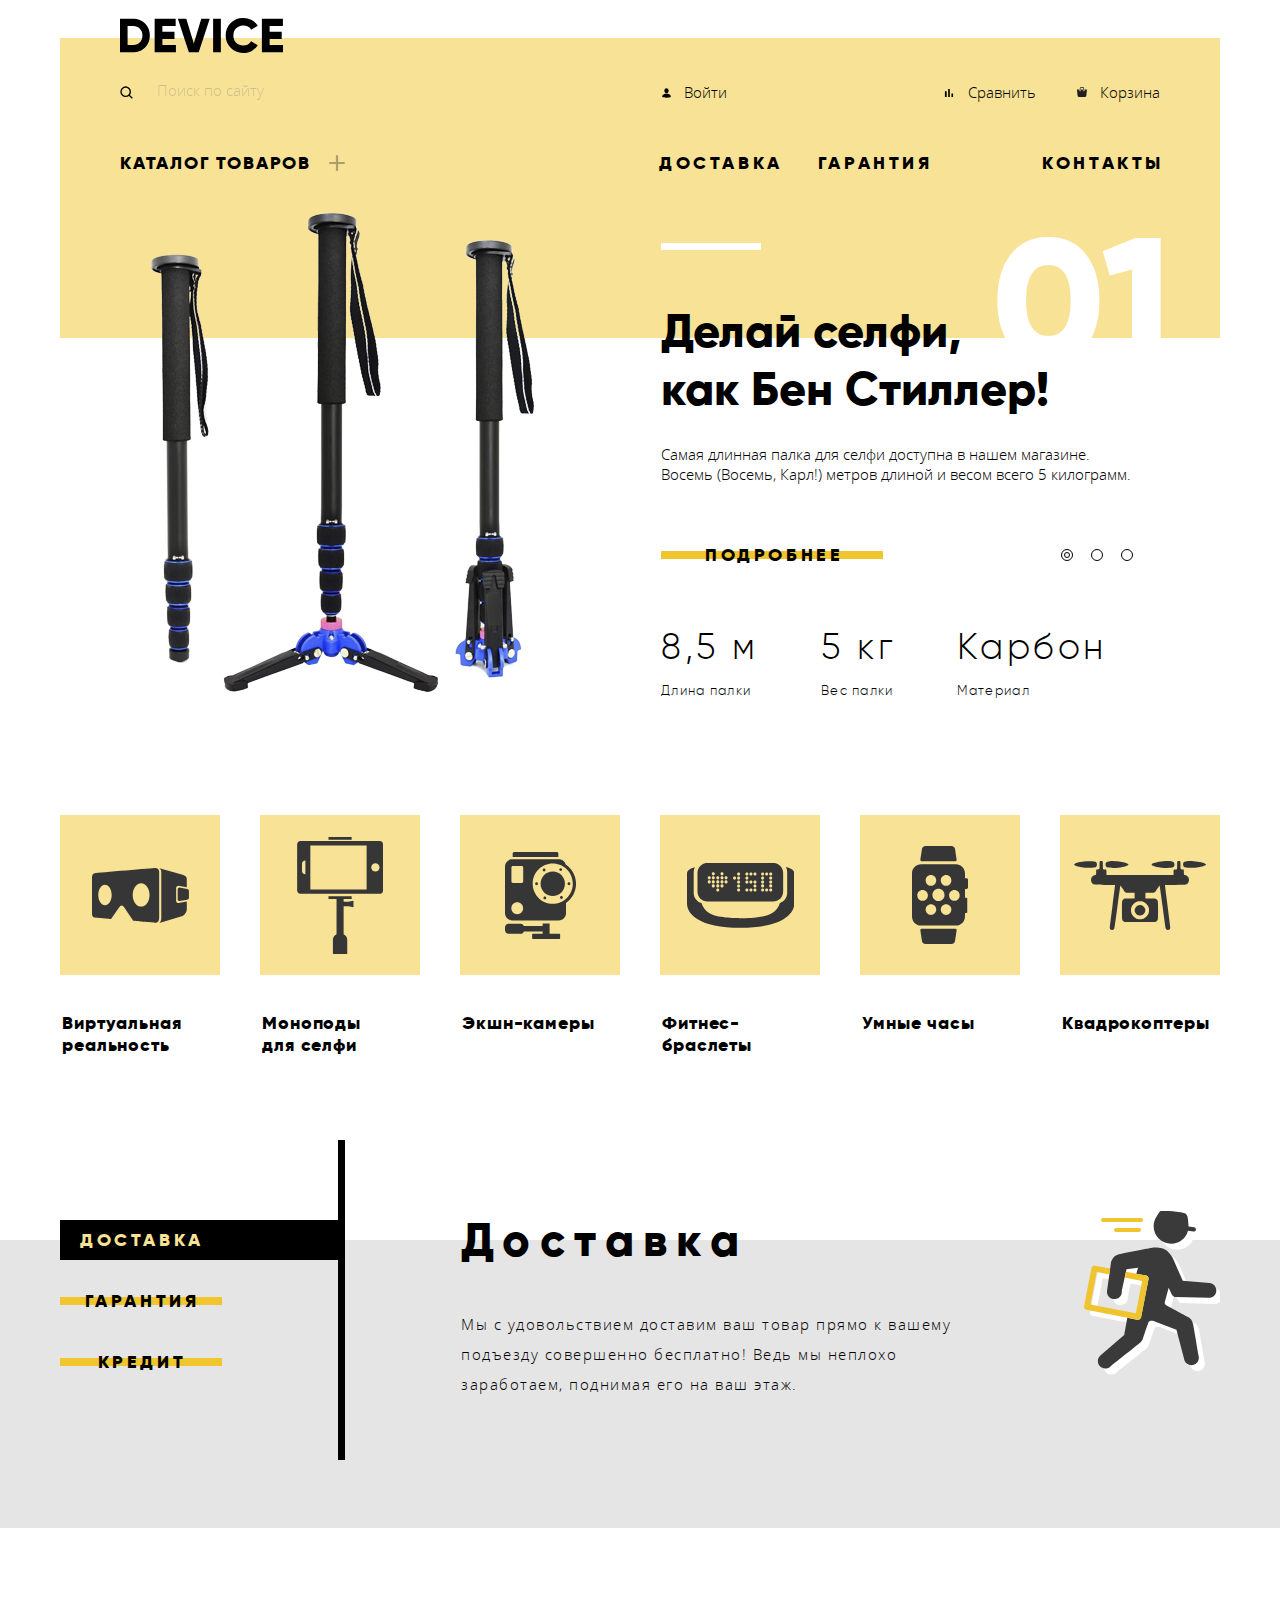
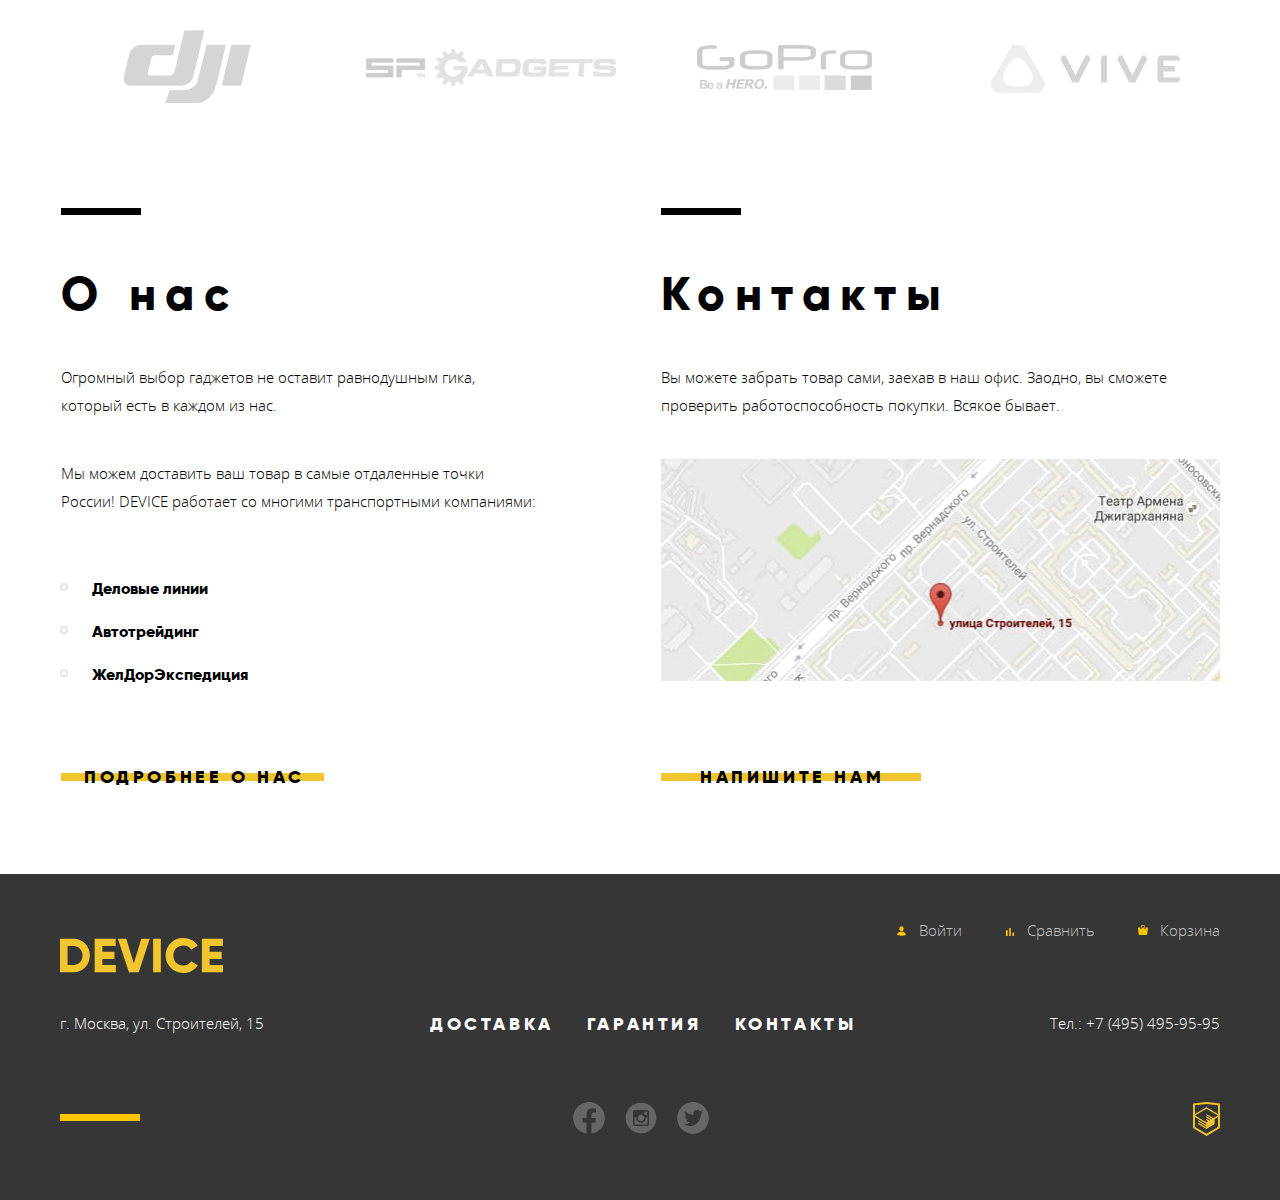
<file: index.html>
<!DOCTYPE html>
<html class="page" lang="ru">
  <head>
    <meta charset="utf-8">
    <title>HTML Academy: Девайс</title>
    <link rel="stylesheet" href="css/normalize.css">
    <link rel="stylesheet" href="css/style.min.css">
  </head>
  <body class="page-body">
    <header class="main-header main-header-index">
      <div class="container main-header-container">
        <a class="logo-header">
          <img src="img/logo-header.svg" width="163" height="35" alt="Логотип интернет-магазина Девайс">
        </a>
        <div class="main-header-wrapper">
          <form class="find-form" action="https://echo.htmlacademy.ru" method="get">
            <label for="search" class="visually-hidden">Поиск по сайту</label>
            <input id="search" name="query" type="text" placeholder="Поиск по сайту" class="find-form-input" autocomplete="off">
            <button type="submit" class="find-form-button">Найти</button>
          </form>
          <ul class="profile">
            <li class="profile-login">
              <a href="#" class="profile-link profile-link-icon profile-link-login">Войти</a>
            </li>
            <li class="profile-compare">
              <a href="#" class="profile-link profile-link-icon profile-link-compare">Сравнить</a>
            </li>
            <li>
              <a href="#" class="profile-link profile-link-icon profile-link-cart">Корзина</a>
            </li>
          </ul>
        </div>
        <nav>
          <ul class="menu">
            <li class="menu-item menu-catalog">
              <a href="catalog.html" class="menu-link menu-link-catalog">Каталог товаров</a>
              <ul class="submenu">
                <li>
                  <ul class="submenu-column">
                    <li><a href="#" class="submenu-link">Виртуальная реальность</a></li>
                    <li><a href="#" class="submenu-link">Моноподы для селфи</a></li>
                    <li><a href="#" class="submenu-link">Экшн-камеры</a></li>
                  </ul>
                </li>
                <li>
                  <ul class="submenu-column">
                    <li><a href="#" class="submenu-link">Фитнес-браслеты</a></li>
                    <li><a href="#" class="submenu-link">Умные часы</a></li>
                  </ul>
                </li>
                <li>
                  <ul class="submenu-column">
                    <li><a href="#" class="submenu-link">Квадрокоптер</a></li>
                  </ul>
                </li>
              </ul>
            </li>
            <li class="menu-item">
              <a href="#" class="menu-link">Доставка</a>
            </li>
            <li class="menu-item">
              <a href="#" class="menu-link">Гарантия</a>
            </li>
            <li class="menu-item">
              <a href="#" class="menu-link">Контакты</a>
            </li>
          </ul>
        </nav>
      </div>
    </header>
    <main>
      <h1 class="visually-hidden">Интернет-магазин гаджетов "Девайс"</h1>
      <section class="popular">
        <div class="container">
          <h2 class="visually-hidden">Популярные гаджеты</h2>
          <div class="slider">
            <div class="slide slide-active" data-slide-id="1">
              <div class="slide-image">
                <img src="img/selfie-stick.png" width="384" height="486" alt="Палка для селфи">
              </div>
              <div class="slide-content">
                <h3>Делай селфи,<br> как Бен Стиллер!</h3>
                <p>Самая длинная палка для селфи доступна в нашем магазине.<br> Восемь (Восемь, Карл!) метров длиной и весом всего 5 килограмм.</p>
                <a href="#" class="button button-slider">Подробнее</a>
                <table>
                  <tr>
                    <th>8,5 м</th>
                    <th>5 кг</th>
                    <th>Карбон</th>
                  </tr>
                  <tr>
                    <td>Длина палки</td>
                    <td>Вес палки</td>
                    <td>Материал</td>
                  </tr>
                </table>
                <div class="slide-number">01</div>
              </div>
            </div>
            <div class="slide" data-slide-id="2">
              <div class="slide-image">
                <img src="img/fitness-bracelet.png" width="345" height="483" alt="Фитнес-браслет">
              </div>
              <div class="slide-content">
                <h3>Худеем<br> правильно!</h3>
                <p>Мотивирующие фитнес-браслеты помогут найти в себе силы<br> не пропускать занятия и соблюдать диету.</p>
                <a href="#" class="button button-slider">Подробнее</a>
                <table>
                  <tr>
                    <th>48 часов</th>
                  </tr>
                  <tr>
                    <td>Без подзарядки</td>
                  </tr>
                </table>
                <div class="slide-number">02</div>
              </div>
            </div>
            <div class="slide" data-slide-id="3">
              <div class="slide-image">
                <img src="img/quadcopter.png" width="526" height="334" alt="Квадрокоптер">
              </div>
              <div class="slide-content">
                <h3>Порхает как бабочка, жалит как пчела!</h3>
                <p>Этот обычный, на первый взгляд, квадрокоптер оснащен<br> мощным лазером, замаскированным под стандартную камеру.</p>
                <a href="#" class="button button-slider">Подробнее</a>
                <table>
                  <tr>
                    <th>800 м</th>
                    <th>50 м</th>
                  </tr>
                  <tr>
                    <td>Дальность полета</td>
                    <td>Радиус поражения</td>
                  </tr>
                </table>
                <div class="slide-number">03</div>
              </div>
            </div>
            <div class="slider-navigation">
              <button class="slider-control slider-control-active" type="button" data-slide-control-id="1">Первый слайд</button>
              <button class="slider-control" type="button" data-slide-control-id="2">Второй слайд</button>
              <button class="slider-control" type="button" data-slide-control-id="3">Третий слайд</button>
            </div>
          </div>
        </div>
      </section>
      <section class="categories">
        <div class="container">
          <h2 class="visually-hidden">Категории гаджетов</h2>
          <ul>
            <li>
              <a href="catalog.html" class="categories-link">
                <div class="categories-image-wrapper">
                  <img src="img/vr.svg" width="97" height="55" alt="Виртуальная реальность">
                </div>
                <h3>Виртуальная реальность</h3>
              </a>
            </li>
            <li>
              <a href="catalog.html" class="categories-link">
                <div class="categories-image-wrapper">
                  <img src="img/monopods.svg" width="86" height="117" alt="Моноподы для селфи">
                </div>
                <h3>Моноподы<br> для селфи</h3>
              </a>
            </li>
            <li>
              <a href="catalog.html" class="categories-link">
                <div class="categories-image-wrapper">
                  <img src="img/action-cameras.svg" width="71" height="87" alt="Экшн-камеры">
                </div>
                <h3>Экшн-камеры</h3>
              </a>
            </li>
            <li>
              <a href="catalog.html" class="categories-link">
                <div class="categories-image-wrapper">
                  <img src="img/fitness-bracelets.svg" width="107" height="65" alt="Фитнес-браслеты">
                </div>
                <h3>Фитнес-браслеты</h3>
              </a>
            </li>
            <li>
              <a href="catalog.html" class="categories-link">
                <div class="categories-image-wrapper">
                  <img src="img/smartwatches.svg" width="56" height="98" alt="Умные часы">
                </div>
                <h3>Умные часы</h3>
              </a>
            </li>
            <li>
              <a href="catalog.html" class="categories-link">
                <div class="categories-image-wrapper">
                  <img src="img/quadcopters.svg" width="132" height="69" alt="Квадрокоптеры">
                </div>
                <h3>Квадрокоптеры</h3>
              </a>
            </li>
          </ul>
        </div>
      </section>
      <section class="services">
        <div class="container services-container">
          <h2 class="visually-hidden">Доступные сервисы интернет-магазина</h2>
          <ul class="services-type">
            <li class="service-item service-item-active" data-service-item-id="1">
              <a href="#" class="button button-service">Доставка</a>
            </li>
            <li class="service-item" data-service-item-id="2">
              <a href="#" class="button button-service">Гарантия</a>
            </li>
            <li class="service-item" data-service-item-id="3">
              <a href="#" class="button button-service">Кредит</a>
            </li>
          </ul>
          <ul class="services-description">
            <li class="services-description-item services-description-item-delivery services-description-item-active" data-service-description-id="1">
              <h3>Доставка</h3>
              <p>Мы с удовольствием доставим ваш товар прямо к вашему<br> подъезду совершенно бесплатно! Ведь мы неплохо<br> заработаем, поднимая его на ваш этаж.</p>
            </li>
            <li class="services-description-item services-description-item-warranty" data-service-description-id="2">
              <h3>Гарантия</h3>
              <p>Если из-за возгорания купленного у нас товара у вас сгорит дом —<br> не переживайте, мы выдадим вам новый.<br> Товар, не дом, конечно же.</p>
            </li>
            <li class="services-description-item services-description-item-credit" data-service-description-id="3">
              <h3>Кредит</h3>
              <p>Залезть в долговую яму стало проще! Кредитные консультанты<br> подберут для вас наиболее выгодные<br> условия кредита. Выгодные для нашего банка, разумеется.</p>
            </li>
          </ul>
        </div>
      </section>
      <section class="brands">
        <div class="container">
          <h2 class="visually-hidden">Производители гаджетов</h2>
          <ul>
            <li>
              <a href="#" class="brand-link">
                <img src="img/dji.png" width="260" height="100" alt="DJI" class="brand-image">
              </a>
            </li>
            <li>
              <a href="#" class="brand-link">
                <img src="img/sp-gadgets.png" width="260" height="100" alt="SP Gadgets" class="brand-image">
              </a>
            </li>
            <li>
              <a href="#" class="brand-link">
                <img src="img/go-pro.png" width="260" height="100" alt="GoPro" class="brand-image">
              </a>
            </li>
            <li>
              <a href="#" class="brand-link">
                <img src="img/vive.png" width="260" height="100" alt="Vive" class="brand-image">
              </a>
            </li>
          </ul>
        </div>
      </section>
      <div class="index-columns">
        <div class="container">
          <section class="index-column about">
            <h2 class="info-title info-title-about">О нас</h2>
            <p class="info-text">Огромный выбор гаджетов не оставит равнодушным гика,<br> который есть в каждом из нас.</p>
            <p class="info-text">Мы можем доставить ваш товар в самые отдаленные точки<br> России! DEVICE работает со многими транспортными компаниями:</p>
            <ul>
              <li>Деловые линии</li>
              <li>Автотрейдинг</li>
              <li>ЖелДорЭкспедиция</li>
            </ul>
            <a href="#" class="button button-about">Подробнее о нас</a>
          </section>
          <section class="index-column contacts">
            <h2 class="info-title info-title-contacts">Контакты</h2>
            <p class="info-text">Вы можете забрать товар сами, заехав в наш офис. Заодно, вы сможете проверить работоспособность покупки. Всякое бывает.</p>
            <a href="https://yandex.ru/maps/213/moscow/house/ulitsa_stroiteley_15/Z04YcwVpT0ADQFtvfXp5d3VrZA==/?ll=37.529655%2C55.686980&z=17" class="map-link"><img src="img/map.jpg" width="560" height="222" alt="Карта с местоположением интернет-магазина Девайс"></a>
            <a href="#" class="button button-contacts">Напишите нам</a>
          </section>
        </div>
      </div>
    </main>
    <footer class="main-footer">
      <div class="container">
        <div class="main-footer-wrapper-top">
          <a class="logo-footer">
            <img src="img/logo-footer.svg" width="163" height="35" alt="Логотип интернет-магазина Девайс">
          </a>
          <ul class="profile-footer">
            <li>
              <a href="#" class="profile-footer-login">Войти</a>
            </li>
            <li>
              <a href="#" class="profile-footer-compare">Сравнить</a>
            </li>
            <li>
              <a href="#" class="profile-footer-cart">Корзина</a>
            </li>
          </ul>
        </div>
        <div class="main-footer-wrapper-middle">
          <address class="footer-address">г. Москва, ул. Строителей, 15</address>
          <ul class="menu-footer">
            <li>
              <a href="#">Доставка</a>
            </li>
            <li>
              <a href="#">Гарантия</a>
            </li>
            <li>
              <a href="#">Контакты</a>
            </li>
          </ul>
          <p class="footer-tel">
            Тел.: <a href="tel:+74954959595">+7 (495) 495-95-95</a>
          </p>
        </div>
        <div class="main-footer-wrapper-bottom">
          <ul class="socials">
            <li>
              <a href="#" class="socials-link socials-link-facebook">Facebook</a>
            </li>
            <li>
              <a href="#" class="socials-link socials-link-instagram">Instagram</a>
            </li>
            <li>
              <a href="#" class="socials-link socials-link-twitter">Twitter</a>
            </li>
          </ul>
          <a href="https://htmlacademy.ru/intensive/htmlcss" class="developer">Разработано для HtmlAcademy</a>
        </div>
      </div>
    </footer>

    <section class="feedback">
      <h2 class="visually-hidden">Форма обратной связи</h2>
      <form action="https://echo.htmlacademy.ru" method="post" class="feedback-form">
        <div class="feedback-wrapper">
          <p>
            <label for="name">Ваше имя:</label>
            <input class="feedback-field" id="name" name="name" type="text" placeholder="Имя Фамилия">
          </p>
          <p>
            <label for="email">Ваш e-mail:</label>
            <input class="feedback-field" id="email" name="email" type="email" placeholder="email@example.com">
          </p>
        </div>
        <p class="feedback-text">
          <label for="text">Текст письма:</label>
          <textarea class="feedback-field feedback-field-textarea" name="text" id="text" placeholder="В свободной форме"></textarea>
        </p>
        <button type="submit" class="button">Отправить</button>
      </form>
      <button type="button" class="button-close-modal">Закрыть форму</button>
    </section>

    <section class="map">
      <h2 class="visually-hidden">Местоположение интернет-магазина "Девайс"</h2>
      <iframe src="https://yandex.ru/map-widget/v1/?um=constructor%3A0af3096bcc483b88cae8c4b26818741d8708527dd4ba135edd44940070b2996a&amp;source=constructor" width="994" height="593" allowfullscreen></iframe>
      <p><img src="img/map-big.png" width="994" height="593" alt="Местоположение интернет-магазина 'Девайс'"></p>
      <button type="button" class="button-close-modal">Закрыть карту</button>
    </section>
    <script src="js/script.min.js"></script>
  </body>
</html>
</file>
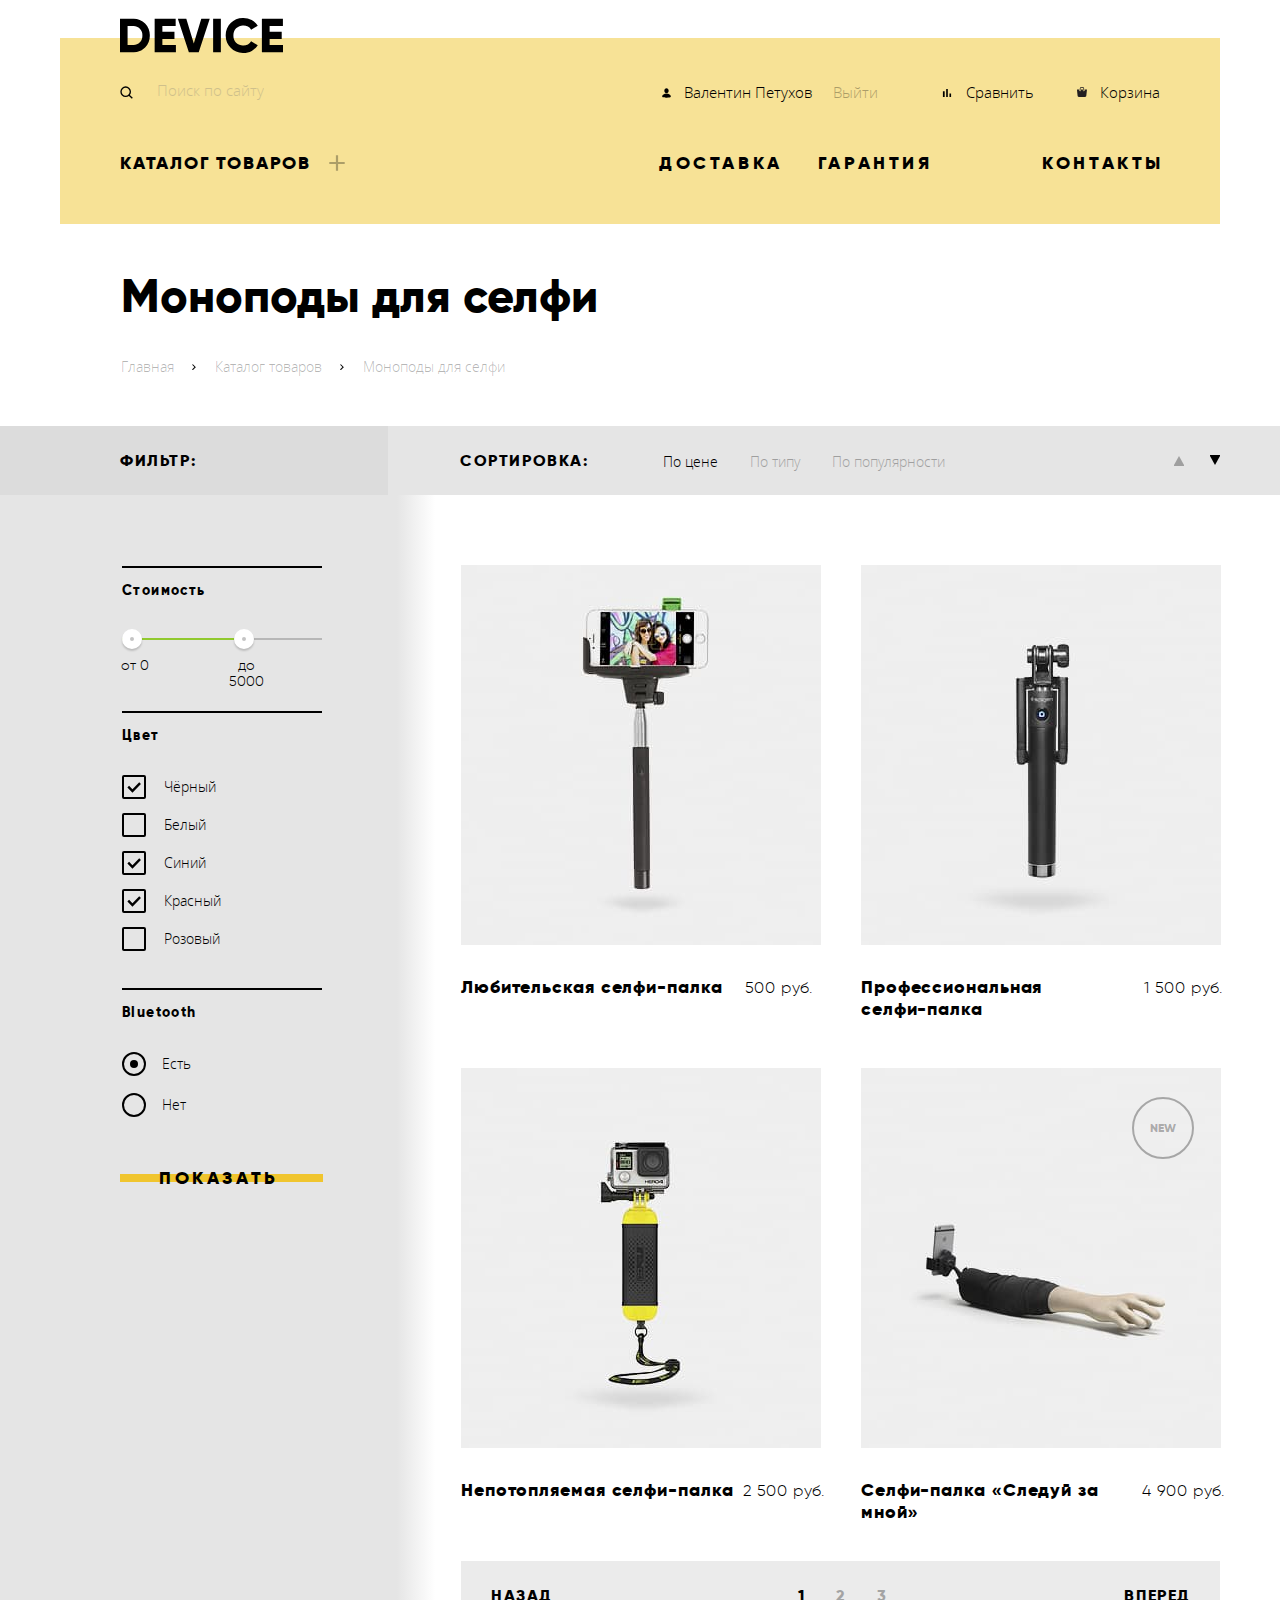
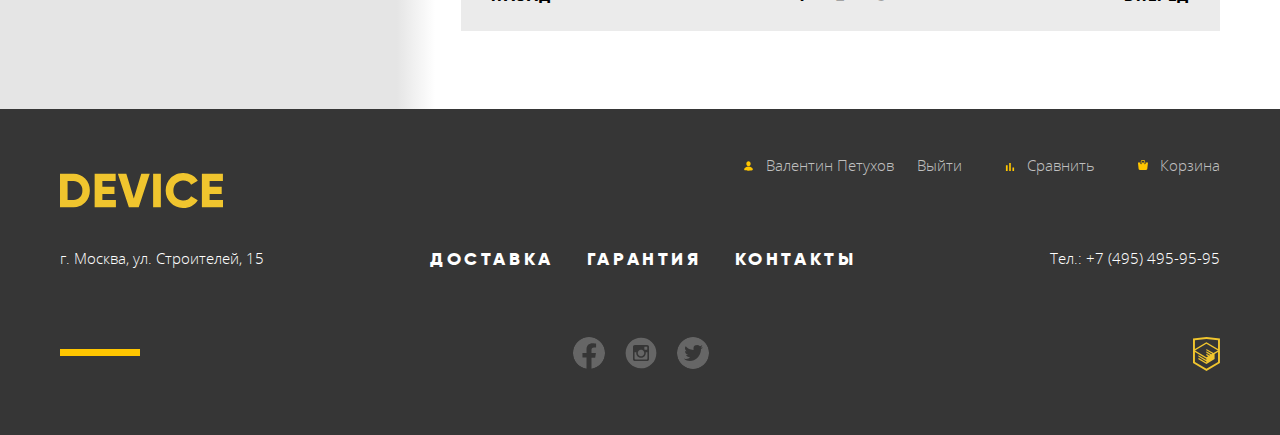
<file: catalog.html>
<!DOCTYPE html>
<html class="page" lang="ru">
<head>
  <meta charset="utf-8">
  <title>HTML Academy: Девайс</title>
  <link rel="stylesheet" href="css/normalize.css">
  <link rel="stylesheet" href="css/style.min.css">
</head>
<body class="page-body">
  <header class="main-header">
    <div class="container main-header-container">
      <a href="index.html" class="logo-header">
        <img src="img/logo-header.svg" width="163" height="35" alt="Логотип интернет-магазина Девайс">
      </a>
      <div class="main-header-wrapper">
        <form class="find-form" action="https://echo.htmlacademy.ru" method="get">
          <label for="search" class="visually-hidden">Поиск по сайту</label>
          <input id="search" name="query" type="text" placeholder="Поиск по сайту" class="find-form-input" autocomplete="off">
          <button type="submit" class="find-form-button">Найти</button>
        </form>
        <ul class="profile">
          <li class="profile-user">
            <a href="#" class="profile-link profile-link-icon profile-link-user">Валентин Петухов</a>
          </li>
          <li class="profile-logout">
            <a href="#" class="profile-link profile-link-logout">Выйти</a>
          </li>
          <li class="profile-logged-compare">
            <a href="#" class="profile-link profile-link-icon profile-link-compare">Сравнить</a>
          </li>
          <li>
            <a href="#" class="profile-link profile-link-icon profile-link-cart">Корзина</a>
          </li>
        </ul>
      </div>
      <nav>
        <ul class="menu">
          <li class="menu-item menu-catalog">
            <a href="#" class="menu-link menu-link-catalog">Каталог товаров</a>
            <ul class="submenu">
              <li>
                <ul class="submenu-column">
                  <li><a href="#" class="submenu-link">Виртуальная реальность</a></li>
                  <li><a href="#" class="submenu-link">Моноподы для селфи</a></li>
                  <li><a href="#" class="submenu-link">Экшн-камеры</a></li>
                </ul>
              </li>
              <li>
                <ul class="submenu-column">
                  <li><a href="#" class="submenu-link">Фитнес-браслеты</a></li>
                  <li><a href="#" class="submenu-link">Умные часы</a></li>
                </ul>
              </li>
              <li>
                <ul class="submenu-column">
                  <li><a href="#" class="submenu-link">Квадрокоптер</a></li>
                </ul>
              </li>
            </ul>
          </li>
          <li class="menu-item">
            <a href="#" class="menu-link">Доставка</a>
          </li>
          <li class="menu-item">
            <a href="#" class="menu-link">Гарантия</a>
          </li>
          <li class="menu-item">
            <a href="#" class="menu-link">Контакты</a>
          </li>
        </ul>
      </nav>
    </div>
  </header>
  <main>
    <h1 class="visually-hidden">Страница каталога интернет-магазина "Девайс"</h1>
    <div class="container">
      <h2 class="catalog-header">Моноподы для селфи</h2>
    </div>
    <section class="breadcrumbs">
      <h3 class="visually-hidden">Дополнительная навигация</h3>
      <div class="container">
        <ul>
          <li>
            <a href="index.html" class="breadcrumbs-link">Главная</a>
          </li>
          <li>
            <a href="#" class="breadcrumbs-link">Каталог товаров</a>
          </li>
          <li>
            <a class="breadcrumbs-link">Моноподы для селфи</a>
          </li>
        </ul>
      </div>
    </section>

    <div class="catalog-top">
      <div class="container catalog-top-container">
        <h3 class="catalog-top-title catalog-top-filters-title">Фильтр:</h3>
        <div class="sorts">
          <p class="catalog-top-title catalog-top-sort-title">Сортировка:</p>
          <ul class="sort-options sort-type">
            <li>
              <a href="#" class="sort-options-current sort-options-link">По цене</a>
            </li>
            <li>
              <a href="#" class="sort-options-link">По типу</a>
            </li>
            <li>
              <a href="#" class="sort-options-link">По популярности</a>
            </li>
          </ul>
          <ul class="sort-options sort-direction">
            <li>
              <a href="#" class="sort-options-link sort-direction-asc">По возрастанию</a>
            </li>
            <li>
              <a href="#" class="sort-options-link sort-options-current sort-direction-desc">По убыванию</a>
            </li>
          </ul>
        </div>
      </div>
    </div>

    <div class="catalog-content">
      <div class="container catalog-content-container">
        <section class="filters">
          <form action="https://echo.htmlacademy.ru" method="get">
            <fieldset class="fieldset-price">
              <legend>Стоимость</legend>
              <div class="range-filter">
                <div class="range-controls">
                  <div class="scale">
                    <div class="bar"></div>
                  </div>
                  <div class="toggle toggle-min" tabindex="0"><div class="toggle-price">от 0</div></div>
                  <div class="toggle toggle-max" tabindex="0"><div class="toggle-price">до 5000</div></div>
                </div>
              </div>
              <input type="hidden" name="price-from" value="0">
              <input type="hidden" name="price-to" value="5000">
            </fieldset>
            <fieldset class="fieldset-color">
              <legend>Цвет</legend>
              <ul>
                <li>
                  <input id="color-black" type="checkbox" name="colors" value="black" class="filters-checkbox" checked>
                  <label for="color-black">Чёрный</label>
                </li>
                <li>
                  <input id="color-white" type="checkbox" name="colors" value="white" class="filters-checkbox">
                  <label for="color-white">Белый</label>
                </li>
                <li>
                  <input id="color-blue" type="checkbox" name="colors" value="blue" class="filters-checkbox" checked>
                  <label for="color-blue">Синий</label>
                </li>
                <li>
                  <input id="color-red" type="checkbox" name="colors" value="red" class="filters-checkbox" checked>
                  <label for="color-red">Красный</label>
                </li>
                <li>
                  <input id="color-pink" type="checkbox" name="colors" value="pink" class="filters-checkbox">
                  <label for="color-pink">Розовый</label>
                </li>
              </ul>
            </fieldset>
            <fieldset class="fieldset-bluetooth">
              <legend>Bluetooth</legend>
              <ul>
                <li>
                  <input id="bluetooth-yes" type="radio" name="bluetooth" value="1" class="filters-radio" checked>
                  <label for="bluetooth-yes">Есть</label>
                </li>
                <li>
                  <input id="bluetooth-no" type="radio" name="bluetooth" value="0" class="filters-radio">
                  <label for="bluetooth-no">Нет</label>
                </li>
              </ul>
            </fieldset>
            <button type="submit" class="filters-submit-button button">Показать</button>
          </form>
        </section>
        <section class="products">
          <h3 class="visually-hidden">Товары категории</h3>
          <ul class="products-list">
            <li class="product-item">
              <div class="product-image-wrapper">
                <img src="img/selfie-stick-01.jpg" width="360" height="380" alt="Любительская селфи-палка">
                <div class="product-controls">
                  <button type="button" class="button">В корзину</button>
                  <button type="button" class="product-compare">Добавить к сравнению</button>
                </div>
              </div>
              <div class="product-info">
                <a href="#" class="product-title">Любительская селфи-палка</a>
                <p class="product-price">500 руб.</p>
              </div>
            </li>
            <li class="product-item">
              <div class="product-image-wrapper">
                <img src="img/selfie-stick-02.jpg" width="360" height="380" alt="Профессиональная селфи-палка">
                <div class="product-controls">
                  <button type="button" class="button">В корзину</button>
                  <button type="button" class="product-compare">Добавить к сравнению</button>
                </div>
              </div>
              <div class="product-info">
                <a href="#" class="product-title">Профессиональная<br> селфи-палка</a>
                <p class="product-price">1 500 руб.</p>
              </div>
            </li>
            <li class="product-item">
              <div class="product-image-wrapper">
                <img src="img/selfie-stick-03.jpg" width="360" height="380" alt="Непотопляемая селфи-палка">
                <div class="product-controls">
                  <button type="button" class="button">В корзину</button>
                  <button type="button" class="product-compare">Добавить к сравнению</button>
                </div>
              </div>
              <div class="product-info">
                <a href="#" class="product-title">Непотопляемая селфи-палка</a>
                <p class="product-price">2 500 руб.</p>
              </div>
            </li>
            <li class="product-item product-new">
              <div class="product-image-wrapper">
                <img src="img/selfie-stick-04.jpg" width="360" height="380" alt="Селфи-палка «Следуй за мной»">
                <div class="product-controls">
                  <button type="button" class="button">В корзину</button>
                  <button type="button" class="product-compare">Добавить к сравнению</button>
                </div>
              </div>
              <div class="product-info">
                <a href="#" class="product-title">Селфи-палка «Следуй за мной»</a>
                <p class="product-price">4 900 руб.</p>
              </div>
            </li>
          </ul>
          <div class="pagination">
            <ul>
              <li class="pagination-item-prev">
                <a href="#" class="pagination-link">Назад</a>
              </li>
              <li class="pagination-item pagination-item-first-page">
                <a href="#" class="pagination-link pagination-link-active">1</a>
              </li>
              <li class="pagination-item">
                <a href="#" class="pagination-link">2</a>
              </li>
              <li class="pagination-item">
                <a href="#" class="pagination-link">3</a>
              </li>
              <li class="pagination-item-next">
                <a href="#" class="pagination-link">Вперед</a>
              </li>
            </ul>
          </div>
        </section>
      </div>
    </div>
  </main>
  <footer class="main-footer">
    <div class="container">
      <div class="main-footer-wrapper-top">
        <a href="index.html" class="logo-footer">
          <img src="img/logo-footer.svg" width="163" height="35" alt="Логотип интернет-магазина Девайс">
        </a>
        <ul class="profile-footer">
          <li class="profile-footer-username">
            <a href="#" class="profile-footer-user">Валентин Петухов</a>
          </li>
          <li>
            <a href="#" class="profile-footer-logout">Выйти</a>
          </li>
          <li>
            <a href="#" class="profile-footer-compare">Сравнить</a>
          </li>
          <li>
            <a href="#" class="profile-footer-cart">Корзина</a>
          </li>
        </ul>
      </div>
      <div class="main-footer-wrapper-middle">
        <address class="footer-address">г. Москва, ул. Строителей, 15</address>
        <ul class="menu-footer">
          <li>
            <a href="#">Доставка</a>
          </li>
          <li>
            <a href="#">Гарантия</a>
          </li>
          <li>
            <a href="#">Контакты</a>
          </li>
        </ul>
        <p class="footer-tel">
          Тел.: <a href="tel:+74954959595">+7 (495) 495-95-95</a>
        </p>
      </div>
      <div class="main-footer-wrapper-bottom">
        <ul class="socials">
          <li>
            <a href="#" class="socials-link socials-link-facebook">Facebook</a>
          </li>
          <li>
            <a href="#" class="socials-link socials-link-instagram">Instagram</a>
          </li>
          <li>
            <a href="#" class="socials-link socials-link-twitter">Twitter</a>
          </li>
        </ul>
        <a href="https://htmlacademy.ru/intensive/htmlcss" class="developer">Разработано для HtmlAcademy</a>
      </div>
    </div>
  </footer>
</body>
</html>
</file>
<file: css/style.min.css>
@font-face{font-family:"Open Sans";font-weight:300;src:url(../fonts/opensanslight.woff2) format("woff2"),url(../fonts/opensanslight.woff) format("woff")}@font-face{font-family:Gilroy;font-weight:300;src:url(../fonts/gilroylight.woff2) format("woff2"),url(../fonts/gilroylight.woff) format("woff")}@font-face{font-family:Gilroy;font-weight:800;src:url(../fonts/gilroyextrabold.woff2) format("woff2"),url(../fonts/gilroyextrabold.woff) format("woff")}:root{--font-open-sans:"Open Sans",Arial,sans-serif;--font-gilroy:Gilroy,Arial,sans-serif;--color-black:#000;--color-black-01:rgba(0, 0, 0, 0.1);--color-black-02:rgba(0, 0, 0, 0.2);--color-black-03:rgba(0, 0, 0, 0.3);--color-black-04:rgba(0, 0, 0, 0.4);--color-black-06:rgba(0, 0, 0, 0.6);--color-black-015:rgba(0, 0, 0, 0.15);--color-black-018:rgba(0, 0, 0, 0.18);--color-extra-dark-yellow:#FFC600;--color-dark-yellow:#F0C52E;--color-yellow:#F7E296;--color-white:#FFF;--color-white-03:rgba(255, 255, 255, 0.3);--color-white-06:rgba(255, 255, 255, 0.6);--color-white-07:rgba(255, 255, 255, 0.7);--color-extra-gark-grey:#363636;--color-dark-grey:#DCDCDC;--color-grey:#D9D9D9;--color-light-grey:#EBEBEB;--color-medium-light-grey:#EAEAEA;--color-extra-light-grey:#E5E5E5;--color-pink:#F6DADA;--color-green:#91C92F;--header-background-color:var(--color-yellow);--footer-background-color:var(--color-extra-gark-grey);--filters-sidebar-background-color:var(--color-extra-light-grey);--feedback-input-color:#F2F2F2;--filter-price-toggle-background:#C4C4C4}body{font-family:var(--font-open-sans);font-weight:300;font-size:15px;line-height:20px;color:var(--color-black);min-width:1060px}a{text-decoration:none}img{max-width:100%;height:auto}.page{height:100%}.page-body{padding-top:38px;min-height:100%;display:-ms-grid;display:grid;-ms-grid-rows:-webkit-min-content 1fr -webkit-min-content;-ms-grid-rows:min-content 1fr min-content;grid-template-rows:-webkit-min-content 1fr -webkit-min-content;grid-template-rows:min-content 1fr min-content;-ms-flex-line-pack:start;align-content:start}.container{width:1160px;margin:0 auto;padding:0 10px}.visually-hidden{position:absolute;clip:rect(0 0 0 0);width:1px;height:1px;margin:-1px}.button{color:inherit;border:0;text-align:center;position:relative;font-family:var(--font-gilroy);font-weight:800;font-size:18px;line-height:22px;letter-spacing:.2em;text-transform:uppercase;background-color:transparent;padding-top:9px;padding-bottom:9px}.button:before{content:"";display:block;position:absolute;width:100%;height:8px;top:16px;left:0;background-color:var(--color-dark-yellow);z-index:-1}.button:focus:before,.button:hover:before{top:0;height:100%}.main-header-container{background-color:var(--header-background-color);width:1040px;padding-left:60px;padding-right:60px;padding-bottom:40px;padding-top:30px;position:relative}.main-header-wrapper{display:-webkit-box;display:-ms-flexbox;display:flex;-webkit-box-pack:justify;-ms-flex-pack:justify;justify-content:space-between;margin-bottom:37px}.logo-header{position:absolute;top:-20px;left:60px}.logo-header:focus,.logo-header:hover{opacity:.6}.logo-header:active{opacity:.3}.find-form{width:440px;position:relative}.find-form-input{width:307px;border:0;background-color:transparent;background-image:url(../img/search.svg);background-repeat:no-repeat;background-position:left 18px;padding-top:14px;padding-left:37px;padding-right:15px;padding-bottom:14px;border-bottom:2px solid transparent;outline:0}.find-form-input::-webkit-input-placeholder{opacity:.3}.find-form-input::-moz-placeholder{opacity:.3}.find-form-input:-ms-input-placeholder{opacity:.3}.find-form-input::-ms-input-placeholder{opacity:.3}.find-form-input::placeholder{opacity:.3}.find-form-input:focus::-webkit-input-placeholder,.find-form-input:hover::-webkit-input-placeholder{opacity:.6}.find-form-input:focus::-moz-placeholder,.find-form-input:hover::-moz-placeholder{opacity:.6}.find-form-input:focus:-ms-input-placeholder,.find-form-input:hover:-ms-input-placeholder{opacity:.6}.find-form-input:focus::-ms-input-placeholder,.find-form-input:hover::-ms-input-placeholder{opacity:.6}.find-form-input:focus::placeholder,.find-form-input:hover::placeholder{opacity:.6}.find-form-input:focus{border-bottom:2px solid var(--color-black)}.find-form-button{display:none;text-transform:uppercase;background:0 0;text-align:center;cursor:pointer;border:2px solid var(--color-black);position:absolute;top:0;right:0;background:0 0;padding:13px 13px}.find-form-input:focus+.find-form-button{display:block}.find-form-button:focus,.find-form-button:hover{background-color:var(--color-black);color:var(--color-white);display:block}.find-form-button:active{color:var(--color-black)}.profile{width:500px;display:-webkit-box;display:-ms-flexbox;display:flex;list-style:none;margin:0;padding:0;padding-top:14px}.profile .profile-login{margin-right:auto}.profile .profile-compare{margin-right:40px}.profile .profile-logged-compare{margin-right:auto}.profile .profile-user{margin-right:21px}.profile .profile-logout{margin-right:64px}.profile-link{color:inherit}.profile-link-logout{opacity:.3}.profile-link:focus,.profile-link:hover{opacity:.6}.profile-link:active{opacity:.3}.profile-link-icon{padding-left:24px;background-repeat:no-repeat;background-position-y:6px}.profile-link-login,.profile-link-user{background-image:url(../img/profile-header.svg);background-position-x:2px}.profile-link-compare{background-image:url(../img/compare-header.svg)}.profile-link-cart{background-image:url(../img/cart-header.svg);background-position:1px 5px}.menu{display:-webkit-box;display:-ms-flexbox;display:flex;-ms-flex-wrap:wrap;flex-wrap:wrap;list-style:none;margin:0;padding:0}.menu-item{margin-right:35px;margin-bottom:10px}.menu-catalog{margin-right:314px}.menu-item:nth-child(4){margin-right:-4px;margin-left:auto}.menu-link{color:inherit;font-family:var(--font-gilroy);font-weight:800;font-size:18px;line-height:22px;text-transform:uppercase;letter-spacing:.2em}.menu-link-catalog{background-image:url(../img/more.svg);background-repeat:no-repeat;background-position:right center;padding-right:34px;letter-spacing:.1em}.menu-link:focus,.menu-link:hover{opacity:.6}.menu-link:active{opacity:.3}.submenu{list-style:none;margin:0;padding:0;display:none;padding-top:30px;width:1101px;left:0;position:absolute;background:var(--header-background-color);padding-left:59px;padding-bottom:42px;z-index:2}.menu-catalog:hover .submenu{display:-webkit-box;display:-ms-flexbox;display:flex}.submenu ul{margin:0;padding:0;list-style:none}.submenu li{margin-right:32px}.submenu li:nth-child(2){margin-right:30px}.submenu-link{color:inherit}.submenu-link:focus,.submenu-link:hover{opacity:.6}.submenu-link:active{opacity:.3}.submenu-column li{margin-bottom:16px}.submenu-column li:last-child{margin-bottom:0}.popular{margin-bottom:-15px;position:relative;top:-129px}.slide{display:none}.slide-active{display:-webkit-box;display:-ms-flexbox;display:flex}.slide-image{width:560px;text-align:center;margin-right:41px}.slide:nth-child(1) img{position:relative;left:2px}.slide:nth-child(2) img{position:relative;top:26px;left:9px}.slide:nth-child(2) .slide-number{right:-5px}.slide:nth-child(3) img{position:relative;top:82px;left:14px}.slide:nth-child(3) .slide-number{right:-7px}.slide-content{width:500px;padding-top:34px;position:relative}.slide-number{position:absolute;top:-17px;right:-12px;font-family:var(--font-gilroy);font-weight:800;font-size:179px;line-height:219px;text-transform:uppercase;color:var(--color-white)}.slide-content:before{content:"";display:block;width:100px;height:7px;background-color:var(--color-white)}.main-header-index .container:after{content:"";display:block;width:100%;height:114px}.slider{position:relative}.slider h3{font-family:var(--font-gilroy);font-weight:800;font-size:47px;line-height:58px;margin:0;margin-top:52px;margin-bottom:26px;position:relative;z-index:1}.slider p{margin:0;margin-bottom:51px}.slider table{margin-left:-3px}.slider th{font-family:var(--font-gilroy);font-weight:300;font-size:36px;line-height:42px;letter-spacing:.1em;color:var(--color-black);padding-right:59px;text-align:left}.slide:nth-child(3) th{padding-right:40px}.slider th:last-child{padding-right:0}.slider td{font-family:var(--font-gilroy);font-weight:300;font-size:13px;line-height:15px;letter-spacing:.1em;color:var(--color-black);padding-top:12px}.button-slider{display:inline-block;margin-bottom:48px;padding-left:44px;padding-right:40px}.slider-navigation{display:-webkit-box;display:-ms-flexbox;display:flex;position:absolute;bottom:140px;right:87px}.slider-control{font-size:0;background-color:transparent;width:12px;height:12px;border:none;position:relative;margin-right:18px;cursor:pointer}.slider-control:last-child{margin-right:0}.slider-control:before{content:"";display:block;width:10px;height:10px;border:1px solid var(--color-black);border-radius:50%;position:absolute;top:0;left:0}.slider-control-active:after{content:"";display:block;width:4px;height:4px;border:1px solid var(--color-black);border-radius:50%;position:absolute;top:3px;left:3px}.categories{margin-bottom:159px}.categories h3{margin:0;font-family:var(--font-gilroy);font-weight:800;font-size:18px;line-height:22px;letter-spacing:.05em;padding-left:2px}.categories ul{list-style:none;margin:0;padding:0;display:-webkit-box;display:-ms-flexbox;display:flex;-ms-flex-wrap:wrap;flex-wrap:wrap;-webkit-box-pack:start;-ms-flex-pack:start;justify-content:flex-start;margin-right:-40px}.categories li{width:160px;margin-bottom:25px;margin-right:40px}.categories-image-wrapper{background-color:var(--color-yellow);height:160px;display:-webkit-box;display:-ms-flexbox;display:flex;-webkit-box-pack:center;-ms-flex-pack:center;justify-content:center;-webkit-box-align:center;-ms-flex-align:center;align-items:center;margin-bottom:37px}.categories-link{color:inherit;font-family:var(--font-gilroy);font-weight:800;font-size:18px;line-height:22px;letter-spacing:.05em}.categories-link:focus .categories-image-wrapper,.categories-link:hover .categories-image-wrapper{background-color:var(--color-dark-yellow)}.categories a:active img,.categories-link:active h3{opacity:.3}.services{margin-bottom:90px;padding-bottom:68px;background-color:var(--color-extra-light-grey)}.services-container{display:-webkit-box;display:-ms-flexbox;display:flex}.services ul{list-style:none;margin:0;padding:0}.services .services-type{margin-top:-100px;padding-bottom:78px;padding-top:80px;border-right:7px solid var(--color-black)}.service-item{margin-bottom:21px;width:278px}.service-item:last-child{margin-bottom:0}.button-service{display:inline-block;min-width:160px;padding-top:9px;padding-bottom:9px;padding-left:2px;z-index:2}.button-service:before{top:16px}.service-item-active{background-color:var(--color-black)}.service-item-active .button-service:before{display:none;width:100%}.services .services-description{padding-left:116px;margin-top:-29px;width:100%}.services-description-item{display:none;position:relative}.services-description-item:after{content:"";position:absolute;display:block;background-repeat:no-repeat}.services-description-item-delivery:after{width:136px;height:164px;background-image:url(../img/delivery.svg);top:0;right:0}.services-description-item-warranty:after{width:171px;height:195px;background-image:url(../img/warranty.svg);top:-19px;right:-17px}.services-description-item-credit:after{width:156px;height:188px;background-image:url(../img/credit.svg);top:-23px;right:7px}.services-description-item-active{display:block}.service-item-active .button-service{color:var(--color-yellow)}.services h3{font-family:var(--font-gilroy);font-weight:800;font-size:47px;line-height:58px;letter-spacing:.2em;color:var(--color-black);margin:0;margin-bottom:40px}.services p{line-height:30px;letter-spacing:.1em;color:var(--color-black)}.brands{margin-bottom:86px}.brands ul{list-style:none;margin:0;padding:0;display:-webkit-box;display:-ms-flexbox;display:flex;-webkit-box-pack:justify;-ms-flex-pack:justify;justify-content:space-between}.brand-image{-webkit-filter:opacity(.2) grayscale(1);filter:opacity(.2) grayscale(1)}.brand-link:hover .brand-image{-webkit-filter:none;filter:none}.info-title{font-family:var(--font-gilroy);font-weight:800;font-size:47px;line-height:58px;letter-spacing:.2em;margin:0}.info-text{line-height:28px;margin:0;margin-bottom:40px}.index-columns{padding-bottom:86px}.index-columns .container{display:-webkit-box;display:-ms-flexbox;display:flex;-webkit-box-pack:justify;-ms-flex-pack:justify;justify-content:space-between}.index-column:before{content:"";display:block;width:80px;height:7px;background-color:var(--color-black)}.about{width:500px;padding-left:1px}.info-title-about{margin-top:50px;margin-bottom:40px}.contacts{width:559px}.info-title-contacts{margin-top:50px;margin-bottom:40px}.map-link{display:block;margin-bottom:81px}.button-contacts{padding-left:39px;padding-right:37px}.about ul{list-style:none;margin:0;padding:0;padding-top:20px;margin-bottom:77px}.about li{font-family:var(--font-gilroy);font-weight:800;font-size:16px;line-height:28px;position:relative;padding-left:31px;margin-bottom:15px}.about li:last-child{margin-bottom:0}.about li:before{position:absolute;top:8px;left:-1px;content:"";display:block;width:8px;height:8px;border:2px solid var(--color-extra-light-grey);-webkit-box-sizing:border-box;box-sizing:border-box;border-radius:50%}.button-about{padding-left:23px;padding-right:19px}.catalog-header{font-family:var(--font-gilroy);font-weight:800;font-size:47px;line-height:58px;margin-top:43px;padding-left:61px;margin-bottom:31px}.breadcrumbs{margin-bottom:50px}.breadcrumbs ul{list-style:none;margin:0;padding:0;display:-webkit-box;display:-ms-flexbox;display:flex;padding-left:61px}.breadcrumbs li{margin-right:41px;position:relative}.breadcrumbs li:last-child{margin-right:0}.breadcrumbs li:after{content:"";display:block;width:4px;height:7px;background-image:url(../img/arrow.png);background-repeat:no-repeat;background-position:center center;position:absolute;top:8px;right:-22px}.breadcrumbs li:last-child:after{display:none}.breadcrumbs-link{font-size:14px;line-height:19px;color:var(--color-black-03);position:relative}.breadcrumbs-link:focus,.breadcrumbs-link:hover{color:var(--color-black-06)}.breadcrumbs-link:active{color:var(--color-black-01)}.filters{position:relative;width:204px;background-color:var(--filters-sidebar-background-color);padding-left:60px;padding-right:64px;padding-top:71px}.filters fieldset{border:0;padding:0}.filters ul{list-style:none;margin:0;padding:0}.filters legend{font-family:var(--font-gilroy);font-weight:800;font-size:14px;line-height:17px;letter-spacing:.1em;border-top:2px solid var(--color-black);width:100%;padding-top:14px}.fieldset-price{margin-bottom:71px}.range-controls{position:relative;padding-top:39px}.range-controls .scale{height:2px;background-color:var(--color-black-02)}.range-controls .bar{width:60%;height:2px;background-color:var(--color-green)}.range-controls .toggle{position:absolute;top:30px;left:0;width:4px;height:4px;padding:0;border:8px solid var(--color-white);background:var(--filter-price-toggle-background);border-radius:50%;-webkit-box-shadow:0 2px 2px var(--color-black-018);box-shadow:0 2px 2px var(--color-black-018);cursor:pointer}.toggle-price{font-family:var(--font-gilroy);font-size:14px;line-height:16px;color:var(--color-black);display:block;min-width:55px;position:absolute;text-align:center;top:20px;left:-23px}.range-controls .toggle-max{left:112px}.fieldset-color{margin-bottom:40px}.fieldset-color legend{margin-bottom:32px}.fieldset-color li{margin-bottom:18px}.fieldset-color li:last-child{margin-bottom:0}.filters-checkbox{display:none}.filters-checkbox+label{font-size:14px;line-height:19px;position:relative;padding-left:42px}.filters-checkbox+label:before{content:"";display:block;width:20px;height:20px;border:2px solid var(--color-black);border-radius:2px;position:absolute;left:0;top:-2px}.filters-checkbox+label:hover:before{opacity:.6}.filters-checkbox:checked+label:before{background-image:url(../img/check.svg);background-repeat:no-repeat;background-position:center center}.filters-checkbox:disabled+label:before{opacity:.25}.filters-checkbox:disabled+label{opacity:.25}.filters-checkbox:active+label:before{opacity:1}.filters-checkbox:disabled:active+label:before{opacity:.25}.fieldset-bluetooth{margin-bottom:44px}.fieldset-bluetooth legend{margin-bottom:32px}.filters-radio{display:none}.fieldset-bluetooth li{margin-bottom:21px}.fieldset-bluetooth li:last-child{margin-bottom:0}.filters-radio+label{font-size:14px;line-height:19px;position:relative;padding-left:40px}.filters-radio+label:before{content:"";display:block;width:20px;height:20px;border:2px solid var(--color-black);border-radius:50%;position:absolute;left:0;top:-2px}.filters-radio:checked+label:after{content:"";display:block;width:8px;height:8px;border-radius:50%;position:absolute;left:8px;top:6px;background-color:var(--color-black)}.filters-radio+label:hover:before{opacity:.6}.filters-radio+label:hover:after{opacity:.6}.filters-radio:disabled+label:before{opacity:.25}.filters-radio:disabled+label{opacity:.25}.filters-radio:disabled:checked+label:after{opacity:.25}.filters-submit-button{padding-left:39px;padding-right:44px;z-index:1}.catalog-top{background:-webkit-gradient(linear,left top,right top,color-stop(34%,var(--color-dark-grey)),color-stop(34%,var(--color-extra-light-grey)));background:-o-linear-gradient(left,var(--color-dark-grey) 34%,var(--color-extra-light-grey) 34%);background:linear-gradient(to right,var(--color-dark-grey) 34%,var(--color-extra-light-grey) 34%)}.catalog-top-container{display:-webkit-box;display:-ms-flexbox;display:flex}.catalog-top-title{font-family:var(--font-gilroy);font-weight:800;font-size:16px;letter-spacing:.1em;text-transform:uppercase;margin:0;padding:0}.catalog-top-sort-title{margin-right:74px}.catalog-top-filters-title{width:268px;background-color:var(--color-dark-grey);padding-left:60px;padding-top:25px;padding-bottom:24px}.sorts{display:-webkit-box;display:-ms-flexbox;display:flex;-webkit-box-align:center;-ms-flex-align:center;align-items:center;position:relative;background-color:var(--color-extra-light-grey);width:760px;padding-left:72px}.sorts ul{list-style:none}.sort-options{display:-webkit-box;display:-ms-flexbox;display:flex;-webkit-box-pack:justify;-ms-flex-pack:justify;justify-content:space-between;padding:0;margin:0}.sort-type li{margin-right:32px}.sort-type li:last-child{margin-right:0}.sort-direction li{margin-right:26px}.sort-direction li:last-child{margin-right:0}.sort-options-link{color:inherit;font-size:14px;line-height:19px;opacity:.3}.sort-options-link:focus,.sort-options-link:hover{opacity:.6}.sort-options-link:active{opacity:1}.sort-options-current{opacity:1}.sort-type{margin-right:auto}.sort-direction .sort-options-link{font-size:0;display:block;width:10px;height:11px;background-image:url(../img/sort.svg);background-repeat:no-repeat;background-position:center center}.sort-direction-desc{-webkit-transform:rotate(180deg);-ms-transform:rotate(180deg);transform:rotate(180deg)}.catalog-content{background:-webkit-gradient(linear,left top,right top,color-stop(31%,var(--color-extra-light-grey)),color-stop(34%,var(--color-white)));background:-o-linear-gradient(left,var(--color-extra-light-grey) 31%,var(--color-white) 34%);background:linear-gradient(to right,var(--color-extra-light-grey) 31%,var(--color-white) 34%)}.catalog-content-container{display:-webkit-box;display:-ms-flexbox;display:flex}.products{width:759px;padding-left:73px;padding-top:70px;padding-bottom:78px}.products ul{list-style:none}.products-list{display:-ms-grid;display:grid;-ms-grid-columns:360px 40px 360px;grid-template-columns:360px 360px;grid-gap:40px;padding:0;margin:0;margin-bottom:30px}.products-list li{margin-bottom:8px}.product-item:first-child .product-price{right:8px}.product-item:nth-child(2) .product-price{right:-2px}.product-image-wrapper:hover .product-controls{display:-webkit-box;display:-ms-flexbox;display:flex}.product-new .product-image-wrapper:before{position:absolute;content:"New";display:-webkit-box;display:-ms-flexbox;display:flex;width:58px;height:58px;font-family:var(--font-gilroy);font-weight:800;font-size:12px;line-height:15px;-webkit-box-align:center;-ms-flex-align:center;align-items:center;-webkit-box-pack:center;-ms-flex-pack:center;justify-content:center;text-transform:uppercase;color:var(--color-black-03);border:2px solid var(--color-black-03);border-radius:50%;top:29px;right:27px}.products-list img{margin-bottom:27px}.product-info{display:-webkit-box;display:-ms-flexbox;display:flex;-webkit-box-pack:justify;-ms-flex-pack:justify;justify-content:space-between;-webkit-box-align:baseline;-ms-flex-align:baseline;align-items:baseline}.product-title{color:inherit;font-family:var(--font-gilroy);font-weight:800;font-size:18px;line-height:22px;letter-spacing:.05em;display:block;width:275px}.product-price{font-family:var(--font-gilroy);font-weight:300;font-size:16px;line-height:18px;letter-spacing:.05em;margin:0;display:block;position:relative;right:-4px}.product-image-wrapper{position:relative}.product-controls{-webkit-box-orient:vertical;-webkit-box-direction:normal;-ms-flex-direction:column;flex-direction:column;display:none;-webkit-box-pack:center;-ms-flex-pack:center;justify-content:center;width:200px;position:absolute;top:180px;left:80px;z-index:2}.product-controls .button{margin-bottom:20px}.product-compare{font:inherit;font-size:13px;line-height:18px;letter-spacing:.1em;text-decoration:none;opacity:.5;text-align:center;border:0;background-color:transparent}.product-compare:focus,.product-compare:hover{opacity:1}.product-compare:active{opacity:.2}.pagination ul{display:-webkit-box;display:-ms-flexbox;display:flex;-webkit-box-pack:justify;-ms-flex-pack:justify;justify-content:space-between;background-color:var(--color-light-grey);-ms-flex-wrap:wrap;flex-wrap:wrap;margin:0;padding:0}.pagination-item{margin-right:30px}.pagination-item-first-page{margin-left:39px}.pagination-item-prev{margin-right:auto}.pagination-item-next{margin-left:auto}.pagination-link{color:inherit;font-family:var(--font-gilroy);font-weight:800;font-size:16px;letter-spacing:.1em;text-transform:uppercase;opacity:.3;display:block;padding-top:25px;padding-bottom:25px}.pagination-link:focus,.pagination-link:hover{opacity:.6}.pagination-link:active{opacity:1}.pagination-link-active{opacity:1}.pagination-item-next .pagination-link,.pagination-item-prev .pagination-link{padding-left:30px;padding-right:30px;opacity:1}.pagination-item-next .pagination-link:focus,.pagination-item-next .pagination-link:hover,.pagination-item-prev .pagination-link:focus,.pagination-item-prev .pagination-link:hover{background-color:var(--color-grey)}.pagination-item-next .pagination-link:active,.pagination-item-prev .pagination-link:active{color:var(--color-black-03)}.main-footer{background-color:var(--footer-background-color);padding-top:46px;padding-bottom:64px}.main-footer-wrapper-top{display:-webkit-box;display:-ms-flexbox;display:flex;-webkit-box-pack:justify;-ms-flex-pack:justify;justify-content:space-between;margin-bottom:36px}.logo-footer{margin-top:18px}.logo-footer:focus,.logo-footer:hover{opacity:.6}.logo-footer:active{opacity:.3}.profile-footer{list-style-type:none;margin:0;padding:0;display:-webkit-box;display:-ms-flexbox;display:flex}.profile-footer li{margin-right:40px}.profile-footer .profile-footer-username{margin-right:-2px}.profile-footer li:last-child{margin-right:0}.profile-footer a{color:var(--color-white-07);padding-left:25px;background-repeat:no-repeat;background-position-x:3px}.profile-footer a:focus,.profile-footer a:hover{color:var(--color-white)}.profile-footer a:active{color:var(--color-white-03)}.profile-footer-login{background-image:url(../img/profile-footer.svg);background-position-y:6px}.profile-footer-user{background-image:url(../img/profile-footer.svg);background-position-y:6px}.profile-footer-compare{background-image:url(../img/compare-footer.svg);background-position-y:7px}.profile-footer-cart{background-image:url(../img/cart-footer.svg);background-position-y:5px}.main-footer-wrapper-middle{display:-webkit-box;display:-ms-flexbox;display:flex;margin-bottom:67px}.footer-address{color:var(--color-white);margin-right:166px;font-style:normal;min-width:203px}.menu-footer{display:-webkit-box;display:-ms-flexbox;display:flex;-ms-flex-wrap:wrap;flex-wrap:wrap;list-style:none;padding:0;margin:0;margin-right:auto}.menu-footer li{margin-right:33px}.menu-footer li:last-child{margin-right:0}.menu-footer a{font-family:var(--font-gilroy);font-weight:800;font-size:18px;line-height:22px;letter-spacing:.2em;text-transform:uppercase;color:var(--color-white)}.menu-footer a:focus,.menu-footer a:hover{color:var(--color-white-06)}.menu-footer a:active{color:var(--color-white-03)}.footer-tel{color:var(--color-white);margin:0;min-width:164px}.footer-tel a{color:var(--color-white)}.main-footer-wrapper-bottom{display:-webkit-box;display:-ms-flexbox;display:flex;-webkit-box-pack:justify;-ms-flex-pack:justify;justify-content:space-between}.main-footer-wrapper-bottom:before{margin-top:12px;content:"";width:80px;height:7px;background-color:var(--color-extra-dark-yellow)}.socials{display:-webkit-box;display:-ms-flexbox;display:flex;list-style:none;margin:0;padding:0;margin-left:-51px}.socials li{margin-right:20px}.socials li:nth-child(3){margin-right:0}.socials-link{font-size:0;text-decoration:none;display:block;width:32px;height:32px;border-radius:50%;background-position:center center;background-repeat:no-repeat;opacity:.4}.socials-link:hover{opacity:1}.socials-link:active{opacity:.2}.socials-link-facebook{background-image:url(../img/facebook.svg)}.socials-link-instagram{background-image:url(../img/instagram.svg)}.socials-link-twitter{background-image:url(../img/twitter.svg)}.developer{display:block;font-size:0;width:27px;height:34px;background-image:url(../img/htmlacademy.svg);background-repeat:no-repeat;background-position:center center}.developer:hover{opacity:.6}.developer:active{opacity:.3}.map{z-index:2;display:none;position:fixed;top:50%;left:50%;-webkit-transform:translate(-50%,-50%);-ms-transform:translate(-50%,-50%);transform:translate(-50%,-50%);width:994px;height:593px}.map p{position:absolute;top:0;left:0;z-index:1;margin:0}.map iframe{position:relative;z-index:2;border:none}.button-close-modal{position:absolute;top:29px;right:36px;width:55px;height:55px;font-size:0;opacity:.5;border:0;border-radius:50%;background-color:var(--color-yellow);background-image:url(../img/close.svg);background-repeat:no-repeat;background-position:center center;cursor:pointer;z-index:3}.button-close-modal:hover{opacity:1}.button-close-modal:active{opacity:.3}.feedback{z-index:2;display:none;position:fixed;top:50%;left:50%;width:760px;background-color:var(--color-white);-webkit-transform:translate(-50%,-50%);-ms-transform:translate(-50%,-50%);transform:translate(-50%,-50%);padding-right:100px;padding-left:99px;padding-top:93px;padding-bottom:58px;-webkit-box-shadow:0 10px 16px var(--color-black-015);box-shadow:0 10px 16px var(--color-black-015)}.feedback p{margin:0}.feedback-wrapper{display:-webkit-box;display:-ms-flexbox;display:flex}.feedback label{display:block;font-family:var(--font-gilroy);font-weight:800;font-size:18px;line-height:22px;margin-bottom:10px}.feedback-field{width:320px;background-color:var(--feedback-input-color);border:0;padding:18px 20px 17px;font-family:var(--font-gilroy);font-weight:300;font-size:14px;line-height:16px;color:var(--color-extra-gark-grey)}.feedback-field-textarea{width:720px;height:132px;resize:none}.feedback-field-error{background-color:var(--color-pink)}.feedback-field::-webkit-input-placeholder{font-family:var(--font-gilroy);font-weight:300;font-size:14px;line-height:16px;color:var(--color-black-04)}.feedback-field::-moz-placeholder{font-family:var(--font-gilroy);font-weight:300;font-size:14px;line-height:16px;color:var(--color-black-04)}.feedback-field:-ms-input-placeholder{font-family:var(--font-gilroy);font-weight:300;font-size:14px;line-height:16px;color:var(--color-black-04)}.feedback-field::-ms-input-placeholder{font-family:var(--font-gilroy);font-weight:300;font-size:14px;line-height:16px;color:var(--color-black-04)}.feedback-field::placeholder{font-family:var(--font-gilroy);font-weight:300;font-size:14px;line-height:16px;color:var(--color-black-04)}.feedback-field:hover{background-color:var(--color-medium-light-grey)}.feedback-field:focus{background-color:var(--color-white);outline:2px solid var(--color-yellow)}.feedback-field:invalid{background-color:var(--color-pink);outline:0}.feedback .feedback-text{margin-bottom:43px}.feedback-wrapper{display:-webkit-box;display:-ms-flexbox;display:flex;-webkit-box-pack:justify;-ms-flex-pack:justify;justify-content:space-between;margin-bottom:32px}.feedback .button{z-index:1;padding-left:34px;padding-right:35px}.feedback .button:before{background-color:var(--color-yellow)}.feedback .button:hover:before{top:0}.feedback .button-close-modal{top:20px;right:18px}.modal-show{display:block;-webkit-animation:bounce .6s;animation:bounce .6s}.modal-error{-webkit-animation:shake .6s;animation:shake .6s}@-webkit-keyframes bounce{0%{-webkit-transform:translate(-50%,-200%);transform:translate(-50%,-200%)}70%{-webkit-transform:translate(-50%,-35%);transform:translate(-50%,-35%)}90%{-webkit-transform:translate(-50%,-45%);transform:translate(-50%,-45%)}100%{-webkit-transform:translate(-50%,-50%);transform:translate(-50%,-50%)}}@keyframes bounce{0%{-webkit-transform:translate(-50%,-200%);transform:translate(-50%,-200%)}70%{-webkit-transform:translate(-50%,-35%);transform:translate(-50%,-35%)}90%{-webkit-transform:translate(-50%,-45%);transform:translate(-50%,-45%)}100%{-webkit-transform:translate(-50%,-50%);transform:translate(-50%,-50%)}}@-webkit-keyframes shake{0%,100%{-webkit-transform:translate(-50%,-50%);transform:translate(-50%,-50%)}10%,30%,50%,70%,90%{-webkit-transform:translate(-48%,-50%);transform:translate(-48%,-50%)}20%,40%,60%,80%{-webkit-transform:translate(-50%,-50%);transform:translate(-50%,-50%)}}@keyframes shake{0%,100%{-webkit-transform:translate(-50%,-50%);transform:translate(-50%,-50%)}10%,30%,50%,70%,90%{-webkit-transform:translate(-48%,-50%);transform:translate(-48%,-50%)}20%,40%,60%,80%{-webkit-transform:translate(-50%,-50%);transform:translate(-50%,-50%)}}
</file>
